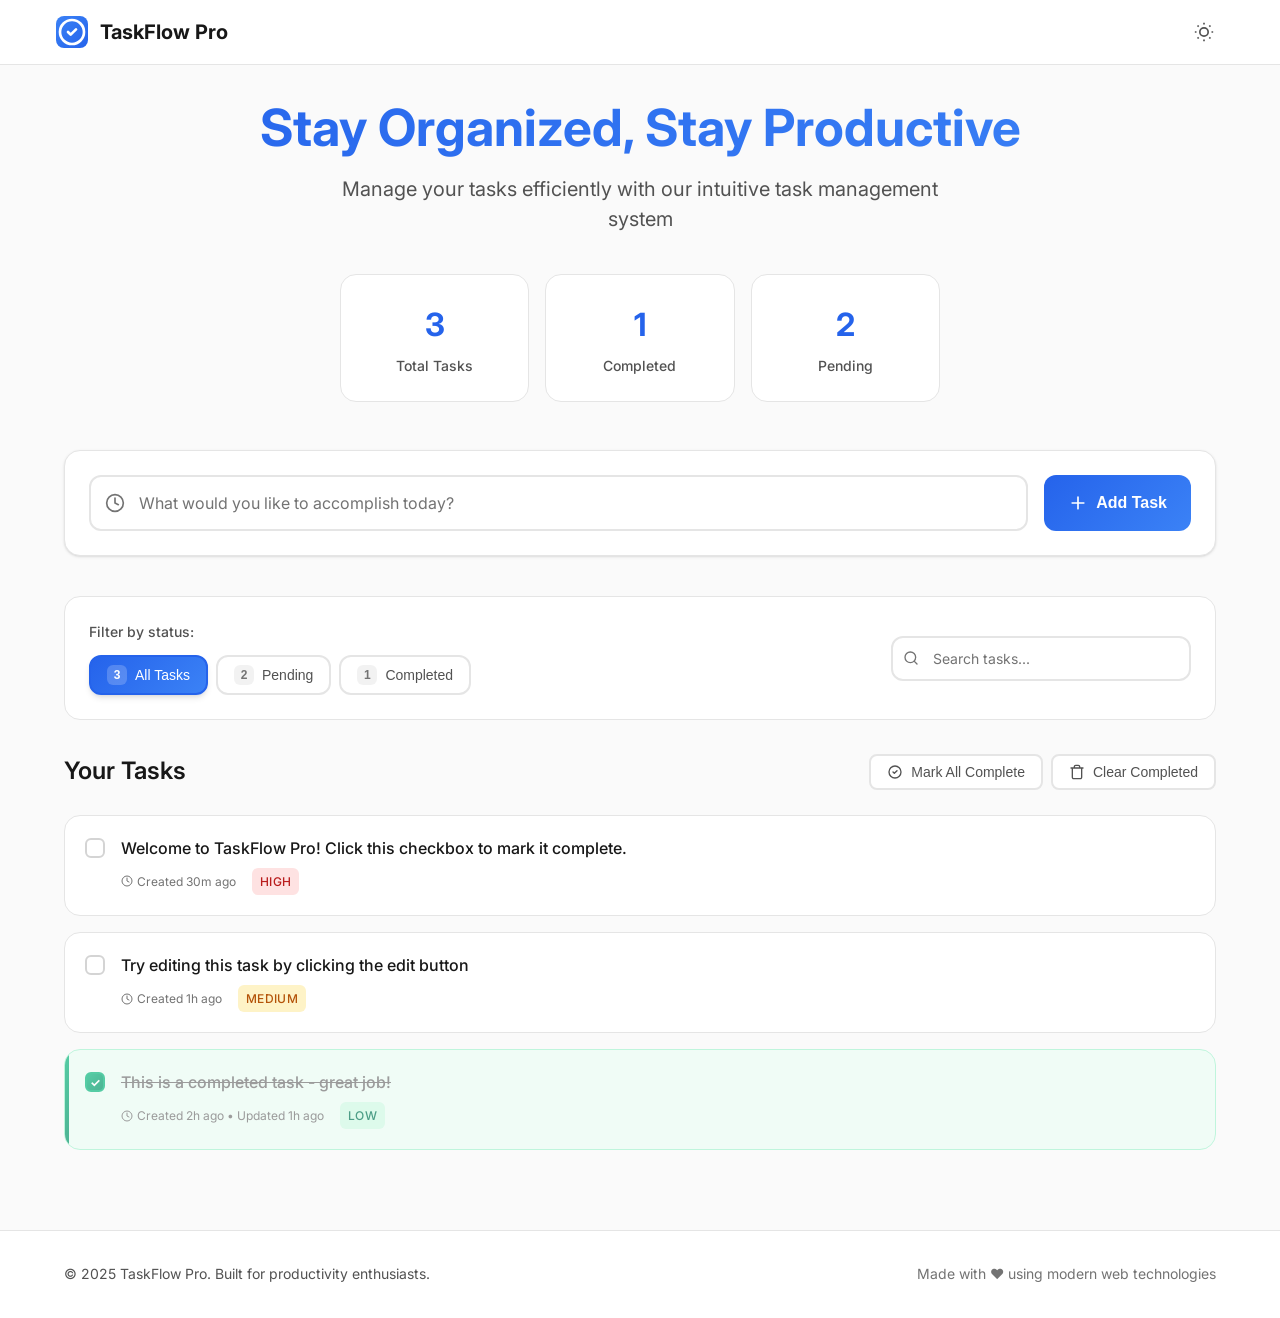
<file: index.html>
<!DOCTYPE html>
<html lang="en">
<head>
    <meta charset="UTF-8">
    <meta name="viewport" content="width=device-width, initial-scale=1.0">
    <title>TaskFlow Pro - Professional Task Management</title>
    <link rel="preconnect" href="https://fonts.googleapis.com">
    <link rel="preconnect" href="https://fonts.gstatic.com" crossorigin>
    <link href="https://fonts.googleapis.com/css2?family=Inter:wght@300;400;500;600;700&display=swap" rel="stylesheet">
    <link rel="stylesheet" href="style.css">
</head>
<body>
    <div id="app">
        <!-- Navigation Header -->
        <nav class="navbar">
            <div class="nav-container">
                <div class="nav-brand">
                    <div class="brand-icon">
                        <svg width="32" height="32" viewBox="0 0 24 24" fill="none" xmlns="http://www.w3.org/2000/svg">
                            <path d="M9 12L11 14L15 10M21 12C21 16.9706 16.9706 21 12 21C7.02944 21 3 16.9706 3 12C3 7.02944 7.02944 3 12 3C16.9706 3 21 7.02944 21 12Z" stroke="currentColor" stroke-width="2" stroke-linecap="round" stroke-linejoin="round"/>
                        </svg>
                    </div>
                    <span class="brand-text">TaskFlow Pro</span>
                </div>
                <div class="nav-actions">
                    <button class="nav-btn" id="themeToggle">
                        <svg class="theme-icon sun-icon" width="20" height="20" viewBox="0 0 24 24" fill="none" xmlns="http://www.w3.org/2000/svg">
                            <circle cx="12" cy="12" r="5" stroke="currentColor" stroke-width="2"/>
                            <path d="M12 1V3M12 21V23M4.22 4.22L5.64 5.64M18.36 18.36L19.78 19.78M1 12H3M21 12H23M4.22 19.78L5.64 18.36M18.36 5.64L19.78 4.22" stroke="currentColor" stroke-width="2"/>
                        </svg>
                        <svg class="theme-icon moon-icon" width="20" height="20" viewBox="0 0 24 24" fill="none" xmlns="http://www.w3.org/2000/svg">
                            <path d="M21 12.79A9 9 0 1 1 11.21 3 7 7 0 0 0 21 12.79Z" stroke="currentColor" stroke-width="2"/>
                        </svg>
                    </button>
                </div>
            </div>
        </nav>

        <!-- Main Content -->
        <main class="main-content">
            <div class="container">
                <!-- Hero Section -->
                <section class="hero-section">
                    <div class="hero-content">
                        <h1 class="hero-title">Stay Organized, Stay Productive</h1>
                        <p class="hero-subtitle">Manage your tasks efficiently with our intuitive task management system</p>
                    </div>
                    <div class="hero-stats">
                        <div class="stat-card">
                            <div class="stat-number" id="totalTasks">0</div>
                            <div class="stat-label">Total Tasks</div>
                        </div>
                        <div class="stat-card">
                            <div class="stat-number" id="completedTasks">0</div>
                            <div class="stat-label">Completed</div>
                        </div>
                        <div class="stat-card">
                            <div class="stat-number" id="pendingTasks">0</div>
                            <div class="stat-label">Pending</div>
                        </div>
                    </div>
                </section>

                <!-- Task Input Section -->
                <section class="task-input-section">
                    <div class="input-card">
                        <form id="taskForm" class="task-form">
                            <div class="input-group">
                                <div class="input-wrapper">
                                    <svg class="input-icon" width="20" height="20" viewBox="0 0 24 24" fill="none" xmlns="http://www.w3.org/2000/svg">
                                        <path d="M12 6V12L16 14" stroke="currentColor" stroke-width="2" stroke-linecap="round" stroke-linejoin="round"/>
                                        <circle cx="12" cy="12" r="10" stroke="currentColor" stroke-width="2"/>
                                    </svg>
                                    <input 
                                        type="text" 
                                        id="taskInput" 
                                        placeholder="What would you like to accomplish today?"
                                        class="task-input"
                                        required
                                    />
                                </div>
                                <button type="submit" class="add-btn">
                                    <svg width="20" height="20" viewBox="0 0 24 24" fill="none" xmlns="http://www.w3.org/2000/svg">
                                        <path d="M12 5V19M5 12H19" stroke="currentColor" stroke-width="2" stroke-linecap="round" stroke-linejoin="round"/>
                                    </svg>
                                    <span>Add Task</span>
                                </button>
                            </div>
                        </form>
                    </div>
                </section>

                <!-- Filters and Search -->
                <section class="controls-section">
                    <div class="controls-card">
                        <div class="filter-group">
                            <label class="filter-label">Filter by status:</label>
                            <div class="filter-buttons">
                                <button class="filter-btn active" data-filter="all">
                                    <span class="filter-count" id="allCount">0</span>
                                    All Tasks
                                </button>
                                <button class="filter-btn" data-filter="pending">
                                    <span class="filter-count" id="pendingCount">0</span>
                                    Pending
                                </button>
                                <button class="filter-btn" data-filter="completed">
                                    <span class="filter-count" id="completedCount">0</span>
                                    Completed
                                </button>
                            </div>
                        </div>
                        <div class="search-group">
                            <div class="search-wrapper">
                                <svg class="search-icon" width="16" height="16" viewBox="0 0 24 24" fill="none" xmlns="http://www.w3.org/2000/svg">
                                    <circle cx="11" cy="11" r="8" stroke="currentColor" stroke-width="2"/>
                                    <path d="M21 21L16.65 16.65" stroke="currentColor" stroke-width="2" stroke-linecap="round" stroke-linejoin="round"/>
                                </svg>
                                <input 
                                    type="text" 
                                    id="searchInput" 
                                    placeholder="Search tasks..."
                                    class="search-input"
                                />
                            </div>
                        </div>
                    </div>
                </section>

                <!-- Task List -->
                <section class="task-list-section">
                    <div class="task-list-header">
                        <h2 class="section-title">Your Tasks</h2>
                        <div class="bulk-actions">
                            <button class="bulk-btn" id="markAllComplete">
                                <svg width="16" height="16" viewBox="0 0 24 24" fill="none" xmlns="http://www.w3.org/2000/svg">
                                    <path d="M9 12L11 14L15 10M21 12C21 16.9706 16.9706 21 12 21C7.02944 21 3 16.9706 3 12C3 7.02944 7.02944 3 12 3C16.9706 3 21 7.02944 21 12Z" stroke="currentColor" stroke-width="2" stroke-linecap="round" stroke-linejoin="round"/>
                                </svg>
                                Mark All Complete
                            </button>
                            <button class="bulk-btn danger" id="clearCompleted">
                                <svg width="16" height="16" viewBox="0 0 24 24" fill="none" xmlns="http://www.w3.org/2000/svg">
                                    <path d="M3 6H5H21M8 6V4C8 3.46957 8.21071 2.96086 8.58579 2.58579C8.96086 2.21071 9.46957 2 10 2H14C14.5304 2 15.0391 2.21071 15.4142 2.58579C15.7893 2.96086 16 3.46957 16 4V6M19 6V20C19 20.5304 18.7893 21.0391 18.4142 21.4142C18.0391 21.7893 17.5304 22 17 22H7C6.46957 22 5.96086 21.7893 5.58579 21.4142C5.21071 21.0391 5 20.5304 5 20V6H19Z" stroke="currentColor" stroke-width="2" stroke-linecap="round" stroke-linejoin="round"/>
                                </svg>
                                Clear Completed
                            </button>
                        </div>
                    </div>
                    
                    <div class="task-list-container">
                        <ul id="taskList" class="task-list"></ul>
                        
                        <!-- Empty States -->
                        <div id="emptyState" class="empty-state">
                            <div class="empty-illustration">
                                <svg width="120" height="120" viewBox="0 0 24 24" fill="none" xmlns="http://www.w3.org/2000/svg">
                                    <path d="M14 2H6C5.46957 2 4.96086 2.21071 4.58579 2.58579C4.21071 2.96086 4 3.46957 4 4V20C4 20.5304 4.21071 21.0391 4.58579 21.4142C4.96086 21.7893 5.46957 22 6 22H18C18.5304 22 19.0391 21.7893 19.4142 21.4142C19.7893 21.0391 20 20.5304 20 20V8L14 2Z" stroke="currentColor" stroke-width="1.5" stroke-linecap="round" stroke-linejoin="round"/>
                                    <path d="M14 2V8H20M16 13H8M16 17H8M10 9H8" stroke="currentColor" stroke-width="1.5" stroke-linecap="round" stroke-linejoin="round"/>
                                </svg>
                            </div>
                            <h3 class="empty-title">No tasks yet</h3>
                            <p class="empty-description">Create your first task to get started on your productivity journey</p>
                            <button class="empty-cta" onclick="document.getElementById('taskInput').focus()">
                                <svg width="16" height="16" viewBox="0 0 24 24" fill="none" xmlns="http://www.w3.org/2000/svg">
                                    <path d="M12 5V19M5 12H19" stroke="currentColor" stroke-width="2" stroke-linecap="round" stroke-linejoin="round"/>
                                </svg>
                                Add Your First Task
                            </button>
                        </div>

                        <div id="noResultsState" class="empty-state" style="display: none;">
                            <div class="empty-illustration">
                                <svg width="120" height="120" viewBox="0 0 24 24" fill="none" xmlns="http://www.w3.org/2000/svg">
                                    <circle cx="11" cy="11" r="8" stroke="currentColor" stroke-width="1.5"/>
                                    <path d="M21 21L16.65 16.65" stroke="currentColor" stroke-width="1.5" stroke-linecap="round" stroke-linejoin="round"/>
                                    <path d="M8 11H14M11 8V14" stroke="currentColor" stroke-width="1.5" stroke-linecap="round" stroke-linejoin="round"/>
                                </svg>
                            </div>
                            <h3 class="empty-title">No matching tasks</h3>
                            <p class="empty-description">Try adjusting your search or filter criteria</p>
                        </div>
                    </div>
                </section>
            </div>
        </main>

        <!-- Footer -->
        <footer class="footer">
            <div class="container">
                <div class="footer-content">
                    <p class="footer-text">© 2025 TaskFlow Pro. Built for productivity enthusiasts.</p>
                    <div class="footer-links">
                        <span class="footer-link">Made with ❤️ using modern web technologies</span>
                    </div>
                </div>
            </div>
        </footer>
    </div>

    <!-- Loading Overlay -->
    <div id="loadingOverlay" class="loading-overlay">
        <div class="loading-spinner">
            <div class="spinner"></div>
            <p>Loading your tasks...</p>
        </div>
    </div>

    <script src="script.js"></script>
</body>
</html>
</file>
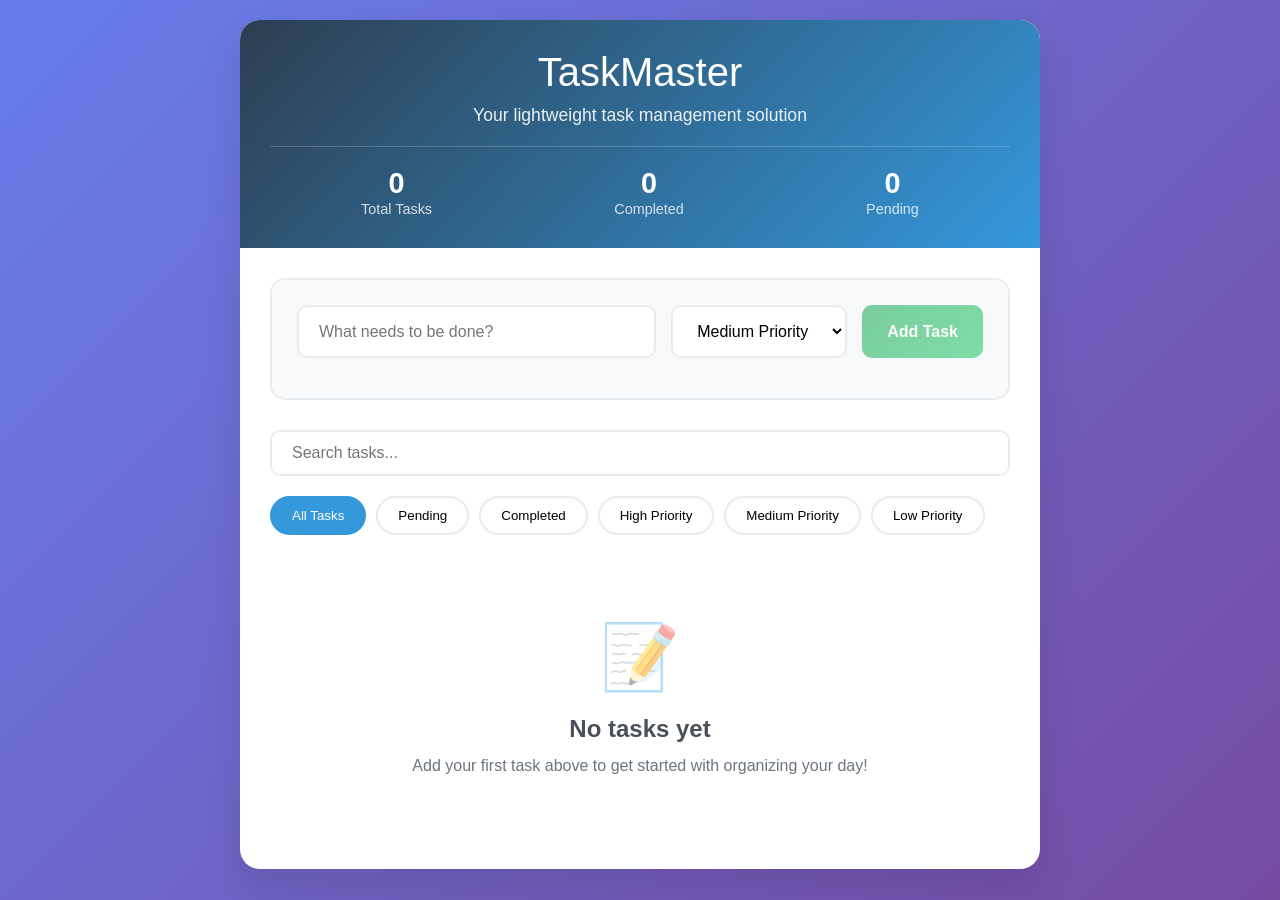
<file: todo.html>
<!DOCTYPE html>
<html lang="en">
<head>
    <meta charset="UTF-8">
    <meta name="viewport" content="width=device-width, initial-scale=1.0">
    <title>TaskMaster - To-Do List App</title>
    <style>
        * {
            margin: 0;
            padding: 0;
            box-sizing: border-box;
        }

        body {
            font-family: 'Segoe UI', Tahoma, Geneva, Verdana, sans-serif;
            background: linear-gradient(135deg, #667eea 0%, #764ba2 100%);
            min-height: 100vh;
            padding: 20px;
        }

        .container {
            max-width: 800px;
            margin: 0 auto;
            background: white;
            border-radius: 20px;
            box-shadow: 0 20px 40px rgba(0,0,0,0.1);
            overflow: hidden;
        }

        .header {
            background: linear-gradient(135deg, #2c3e50, #3498db);
            color: white;
            padding: 30px;
            text-align: center;
            position: relative;
        }

        .header h1 {
            font-size: 2.5rem;
            margin-bottom: 10px;
            font-weight: 300;
        }

        .header p {
            font-size: 1.1rem;
            opacity: 0.9;
        }

        .stats {
            display: flex;
            justify-content: space-around;
            margin-top: 20px;
            padding-top: 20px;
            border-top: 1px solid rgba(255,255,255,0.2);
        }

        .stat-item {
            text-align: center;
        }

        .stat-number {
            font-size: 1.8rem;
            font-weight: bold;
            display: block;
        }

        .stat-label {
            font-size: 0.9rem;
            opacity: 0.8;
        }

        .main-content {
            padding: 30px;
        }

        .task-input-section {
            background: #f8f9fa;
            padding: 25px;
            border-radius: 15px;
            margin-bottom: 30px;
            border: 2px solid #e9ecef;
        }

        .input-group {
            display: flex;
            gap: 15px;
            margin-bottom: 15px;
        }

        .task-input {
            flex: 1;
            padding: 15px 20px;
            border: 2px solid #e9ecef;
            border-radius: 10px;
            font-size: 1rem;
            transition: all 0.3s ease;
            background: white;
        }

        .task-input:focus {
            outline: none;
            border-color: #3498db;
            box-shadow: 0 0 0 3px rgba(52, 152, 219, 0.1);
        }

        .add-btn {
            padding: 15px 25px;
            background: linear-gradient(135deg, #27ae60, #2ecc71);
            color: white;
            border: none;
            border-radius: 10px;
            font-size: 1rem;
            font-weight: 600;
            cursor: pointer;
            transition: all 0.3s ease;
            white-space: nowrap;
        }

        .add-btn:hover {
            transform: translateY(-2px);
            box-shadow: 0 10px 20px rgba(39, 174, 96, 0.3);
        }

        .add-btn:disabled {
            opacity: 0.6;
            cursor: not-allowed;
            transform: none;
        }

        .priority-select {
            padding: 15px 20px;
            border: 2px solid #e9ecef;
            border-radius: 10px;
            font-size: 1rem;
            background: white;
            cursor: pointer;
        }

        .filters {
            display: flex;
            gap: 10px;
            margin-bottom: 25px;
            flex-wrap: wrap;
        }

        .filter-btn {
            padding: 10px 20px;
            border: 2px solid #e9ecef;
            background: white;
            border-radius: 25px;
            cursor: pointer;
            transition: all 0.3s ease;
            font-weight: 500;
        }

        .filter-btn.active {
            background: #3498db;
            color: white;
            border-color: #3498db;
        }

        .filter-btn:hover {
            border-color: #3498db;
            color: #3498db;
        }

        .filter-btn.active:hover {
            color: white;
        }

        .search-box {
            width: 100%;
            padding: 12px 20px;
            border: 2px solid #e9ecef;
            border-radius: 10px;
            font-size: 1rem;
            margin-bottom: 20px;
            background: white;
        }

        .search-box:focus {
            outline: none;
            border-color: #3498db;
            box-shadow: 0 0 0 3px rgba(52, 152, 219, 0.1);
        }

        .tasks-container {
            min-height: 200px;
        }

        .task-item {
            background: white;
            border: 2px solid #e9ecef;
            border-radius: 15px;
            padding: 20px;
            margin-bottom: 15px;
            transition: all 0.3s ease;
            position: relative;
            overflow: hidden;
        }

        .task-item:hover {
            transform: translateY(-2px);
            box-shadow: 0 10px 25px rgba(0,0,0,0.1);
        }

        .task-item.completed {
            opacity: 0.7;
            background: #f8f9fa;
        }

        .task-item.completed .task-text {
            text-decoration: line-through;
            color: #6c757d;
        }

        .task-header {
            display: flex;
            align-items: center;
            gap: 15px;
            margin-bottom: 10px;
        }

        .task-checkbox {
            width: 20px;
            height: 20px;
            border-radius: 50%;
            border: 2px solid #3498db;
            cursor: pointer;
            position: relative;
            transition: all 0.3s ease;
        }

        .task-checkbox.checked {
            background: #3498db;
        }

        .task-checkbox.checked::after {
            content: '✓';
            position: absolute;
            top: 50%;
            left: 50%;
            transform: translate(-50%, -50%);
            color: white;
            font-size: 12px;
            font-weight: bold;
        }

        .task-text {
            flex: 1;
            font-size: 1.1rem;
            line-height: 1.4;
            word-wrap: break-word;
        }

        .task-priority {
            padding: 4px 12px;
            border-radius: 20px;
            font-size: 0.8rem;
            font-weight: 600;
            text-transform: uppercase;
        }

        .priority-high {
            background: #fee;
            color: #e74c3c;
            border: 1px solid #e74c3c;
        }

        .priority-medium {
            background: #fff3cd;
            color: #f39c12;
            border: 1px solid #f39c12;
        }

        .priority-low {
            background: #d4edda;
            color: #27ae60;
            border: 1px solid #27ae60;
        }

        .task-meta {
            display: flex;
            justify-content: space-between;
            align-items: center;
            margin-top: 10px;
            font-size: 0.9rem;
            color: #6c757d;
        }

        .task-date {
            font-style: italic;
        }

        .task-actions {
            display: flex;
            gap: 10px;
        }

        .action-btn {
            padding: 6px 12px;
            border: none;
            border-radius: 6px;
            cursor: pointer;
            font-size: 0.85rem;
            font-weight: 500;
            transition: all 0.3s ease;
        }

        .edit-btn {
            background: #3498db;
            color: white;
        }

        .edit-btn:hover {
            background: #2980b9;
            transform: translateY(-1px);
        }

        .delete-btn {
            background: #e74c3c;
            color: white;
        }

        .delete-btn:hover {
            background: #c0392b;
            transform: translateY(-1px);
        }

        .empty-state {
            text-align: center;
            padding: 60px 20px;
            color: #6c757d;
        }

        .empty-state-icon {
            font-size: 4rem;
            margin-bottom: 20px;
            opacity: 0.5;
        }

        .empty-state h3 {
            font-size: 1.5rem;
            margin-bottom: 10px;
            color: #495057;
        }

        .empty-state p {
            font-size: 1rem;
            line-height: 1.6;
        }

        .edit-mode {
            background: #fff3cd !important;
            border-color: #f39c12 !important;
        }

        .edit-input {
            width: 100%;
            padding: 10px;
            border: 2px solid #f39c12;
            border-radius: 8px;
            font-size: 1rem;
            margin-bottom: 10px;
        }

        .edit-actions {
            display: flex;
            gap: 10px;
        }

        .save-btn {
            background: #27ae60;
            color: white;
        }

        .save-btn:hover {
            background: #219a52;
        }

        .cancel-btn {
            background: #6c757d;
            color: white;
        }

        .cancel-btn:hover {
            background: #5a6268;
        }

        .clear-all-btn {
            background: linear-gradient(135deg, #e74c3c, #c0392b);
            color: white;
            border: none;
            padding: 12px 25px;
            border-radius: 10px;
            font-weight: 600;
            cursor: pointer;
            transition: all 0.3s ease;
            margin-top: 20px;
        }

        .clear-all-btn:hover {
            transform: translateY(-2px);
            box-shadow: 0 10px 20px rgba(231, 76, 60, 0.3);
        }

        @media (max-width: 768px) {
            .container {
                margin: 10px;
                border-radius: 15px;
            }
            
            .header {
                padding: 20px;
            }
            
            .header h1 {
                font-size: 2rem;
            }
            
            .main-content {
                padding: 20px;
            }
            
            .input-group {
                flex-direction: column;
            }
            
            .stats {
                flex-direction: column;
                gap: 15px;
            }
            
            .filters {
                justify-content: center;
            }
            
            .task-header {
                flex-wrap: wrap;
            }
            
            .task-meta {
                flex-direction: column;
                align-items: flex-start;
                gap: 10px;
            }
        }

        @media (max-width: 480px) {
            body {
                padding: 10px;
            }
            
            .task-item {
                padding: 15px;
            }
            
            .task-actions {
                flex-direction: column;
            }
        }
    </style>
</head>
<body>
    <div class="container">
        <div class="header">
            <h1>TaskMaster</h1>
            <p>Your lightweight task management solution</p>
            
            <div class="stats">
                <div class="stat-item">
                    <span class="stat-number" id="totalTasks">0</span>
                    <span class="stat-label">Total Tasks</span>
                </div>
                <div class="stat-item">
                    <span class="stat-number" id="completedTasks">0</span>
                    <span class="stat-label">Completed</span>
                </div>
                <div class="stat-item">
                    <span class="stat-number" id="pendingTasks">0</span>
                    <span class="stat-label">Pending</span>
                </div>
            </div>
        </div>
        
        <div class="main-content">
            <div class="task-input-section">
                <div class="input-group">
                    <input type="text" class="task-input" id="taskInput" placeholder="What needs to be done?" maxlength="200">
                    <select class="priority-select" id="prioritySelect">
                        <option value="low">Low Priority</option>
                        <option value="medium" selected>Medium Priority</option>
                        <option value="high">High Priority</option>
                    </select>
                    <button class="add-btn" id="addBtn">Add Task</button>
                </div>
            </div>
            
            <input type="text" class="search-box" id="searchBox" placeholder="Search tasks...">
            
            <div class="filters">
                <button class="filter-btn active" data-filter="all">All Tasks</button>
                <button class="filter-btn" data-filter="pending">Pending</button>
                <button class="filter-btn" data-filter="completed">Completed</button>
                <button class="filter-btn" data-filter="high">High Priority</button>
                <button class="filter-btn" data-filter="medium">Medium Priority</button>
                <button class="filter-btn" data-filter="low">Low Priority</button>
            </div>
            
            <div class="tasks-container" id="tasksContainer">
                <div class="empty-state" id="emptyState">
                    <div class="empty-state-icon">📝</div>
                    <h3>No tasks yet</h3>
                    <p>Add your first task above to get started with organizing your day!</p>
                </div>
            </div>
            
            <button class="clear-all-btn" id="clearAllBtn" style="display: none;">Clear All Completed Tasks</button>
        </div>
    </div>

    <script>
        class TaskManager {
            constructor() {
                this.tasks = this.loadTasks();
                this.currentFilter = 'all';
                this.searchQuery = '';
                this.editingTaskId = null;
                
                this.initializeEventListeners();
                this.renderTasks();
                this.updateStats();
            }
            
            initializeEventListeners() {
                // Add task
                document.getElementById('addBtn').addEventListener('click', () => this.addTask());
                document.getElementById('taskInput').addEventListener('keypress', (e) => {
                    if (e.key === 'Enter') this.addTask();
                });
                
                // Search
                document.getElementById('searchBox').addEventListener('input', (e) => {
                    this.searchQuery = e.target.value.toLowerCase();
                    this.renderTasks();
                });
                
                // Filters
                document.querySelectorAll('.filter-btn').forEach(btn => {
                    btn.addEventListener('click', (e) => {
                        document.querySelectorAll('.filter-btn').forEach(b => b.classList.remove('active'));
                        e.target.classList.add('active');
                        this.currentFilter = e.target.dataset.filter;
                        this.renderTasks();
                    });
                });
                
                // Clear completed tasks
                document.getElementById('clearAllBtn').addEventListener('click', () => this.clearCompletedTasks());
                
                // Input validation
                document.getElementById('taskInput').addEventListener('input', (e) => {
                    const addBtn = document.getElementById('addBtn');
                    addBtn.disabled = e.target.value.trim().length === 0;
                });
            }
            
            addTask() {
                const taskInput = document.getElementById('taskInput');
                const prioritySelect = document.getElementById('prioritySelect');
                const taskText = taskInput.value.trim();
                
                if (!taskText) {
                    this.showNotification('Please enter a task!', 'error');
                    return;
                }
                
                const task = {
                    id: Date.now().toString(),
                    text: taskText,
                    completed: false,
                    priority: prioritySelect.value,
                    createdAt: new Date().toISOString(),
                    completedAt: null
                };
                
                this.tasks.unshift(task);
                this.saveTasks();
                this.renderTasks();
                this.updateStats();
                
                taskInput.value = '';
                document.getElementById('addBtn').disabled = true;
                this.showNotification('Task added successfully!', 'success');
            }
            
            toggleTask(taskId) {
                const task = this.tasks.find(t => t.id === taskId);
                if (task) {
                    task.completed = !task.completed;
                    task.completedAt = task.completed ? new Date().toISOString() : null;
                    this.saveTasks();
                    this.renderTasks();
                    this.updateStats();
                    
                    const message = task.completed ? 'Task completed! 🎉' : 'Task marked as pending';
                    this.showNotification(message, 'success');
                }
            }
            
            deleteTask(taskId) {
                if (confirm('Are you sure you want to delete this task?')) {
                    this.tasks = this.tasks.filter(t => t.id !== taskId);
                    this.saveTasks();
                    this.renderTasks();
                    this.updateStats();
                    this.showNotification('Task deleted successfully!', 'success');
                }
            }
            
            editTask(taskId) {
                this.editingTaskId = taskId;
                this.renderTasks();
            }
            
            saveEdit(taskId, newText) {
                const task = this.tasks.find(t => t.id === taskId);
                if (task && newText.trim()) {
                    task.text = newText.trim();
                    this.editingTaskId = null;
                    this.saveTasks();
                    this.renderTasks();
                    this.showNotification('Task updated successfully!', 'success');
                } else {
                    this.showNotification('Please enter valid task text!', 'error');
                }
            }
            
            cancelEdit() {
                this.editingTaskId = null;
                this.renderTasks();
            }
            
            clearCompletedTasks() {
                const completedCount = this.tasks.filter(t => t.completed).length;
                if (completedCount === 0) {
                    this.showNotification('No completed tasks to clear!', 'info');
                    return;
                }
                
                if (confirm(`Are you sure you want to delete ${completedCount} completed task(s)?`)) {
                    this.tasks = this.tasks.filter(t => !t.completed);
                    this.saveTasks();
                    this.renderTasks();
                    this.updateStats();
                    this.showNotification(`${completedCount} completed task(s) cleared!`, 'success');
                }
            }
            
            filterTasks() {
                let filteredTasks = this.tasks;
                
                // Apply search filter
                if (this.searchQuery) {
                    filteredTasks = filteredTasks.filter(task => 
                        task.text.toLowerCase().includes(this.searchQuery)
                    );
                }
                
                // Apply status/priority filter
                switch (this.currentFilter) {
                    case 'completed':
                        filteredTasks = filteredTasks.filter(task => task.completed);
                        break;
                    case 'pending':
                        filteredTasks = filteredTasks.filter(task => !task.completed);
                        break;
                    case 'high':
                    case 'medium':
                    case 'low':
                        filteredTasks = filteredTasks.filter(task => task.priority === this.currentFilter);
                        break;
                }
                
                return filteredTasks;
            }
            
            renderTasks() {
                const container = document.getElementById('tasksContainer');
                const emptyState = document.getElementById('emptyState');
                const clearBtn = document.getElementById('clearAllBtn');
                
                const filteredTasks = this.filterTasks();
                
                if (filteredTasks.length === 0) {
                    if (this.tasks.length === 0) {
                        emptyState.style.display = 'block';
                        emptyState.innerHTML = `
                            <div class="empty-state-icon">📝</div>
                            <h3>No tasks yet</h3>
                            <p>Add your first task above to get started with organizing your day!</p>
                        `;
                    } else {
                        emptyState.style.display = 'block';
                        emptyState.innerHTML = `
                            <div class="empty-state-icon">🔍</div>
                            <h3>No tasks found</h3>
                            <p>Try adjusting your search or filter criteria.</p>
                        `;
                    }
                    container.innerHTML = '';
                    container.appendChild(emptyState);
                } else {
                    emptyState.style.display = 'none';
                    container.innerHTML = filteredTasks.map(task => this.createTaskHTML(task)).join('');
                }
                
                // Show/hide clear completed button
                const hasCompletedTasks = this.tasks.some(t => t.completed);
                clearBtn.style.display = hasCompletedTasks ? 'block' : 'none';
            }
            
            createTaskHTML(task) {
                const isEditing = this.editingTaskId === task.id;
                const createdDate = new Date(task.createdAt).toLocaleDateString();
                const createdTime = new Date(task.createdAt).toLocaleTimeString([], {hour: '2-digit', minute:'2-digit'});
                
                if (isEditing) {
                    return `
                        <div class="task-item edit-mode">
                            <input type="text" class="edit-input" value="${task.text}" id="editInput-${task.id}" maxlength="200">
                            <div class="edit-actions">
                                <button class="action-btn save-btn" onclick="taskManager.saveEdit('${task.id}', document.getElementById('editInput-${task.id}').value)">Save</button>
                                <button class="action-btn cancel-btn" onclick="taskManager.cancelEdit()">Cancel</button>
                            </div>
                        </div>
                    `;
                }
                
                return `
                    <div class="task-item ${task.completed ? 'completed' : ''}">
                        <div class="task-header">
                            <div class="task-checkbox ${task.completed ? 'checked' : ''}" onclick="taskManager.toggleTask('${task.id}')"></div>
                            <div class="task-text">${task.text}</div>
                            <div class="task-priority priority-${task.priority}">${task.priority}</div>
                        </div>
                        <div class="task-meta">
                            <div class="task-date">
                                Created: ${createdDate} at ${createdTime}
                                ${task.completedAt ? `<br>Completed: ${new Date(task.completedAt).toLocaleDateString()} at ${new Date(task.completedAt).toLocaleTimeString([], {hour: '2-digit', minute:'2-digit'})}` : ''}
                            </div>
                            <div class="task-actions">
                                <button class="action-btn edit-btn" onclick="taskManager.editTask('${task.id}')">Edit</button>
                                <button class="action-btn delete-btn" onclick="taskManager.deleteTask('${task.id}')">Delete</button>
                            </div>
                        </div>
                    </div>
                `;
            }
            
            updateStats() {
                const total = this.tasks.length;
                const completed = this.tasks.filter(t => t.completed).length;
                const pending = total - completed;
                
                document.getElementById('totalTasks').textContent = total;
                document.getElementById('completedTasks').textContent = completed;
                document.getElementById('pendingTasks').textContent = pending;
            }
            
            saveTasks() {
                localStorage.setItem('taskmaster-tasks', JSON.stringify(this.tasks));
            }
            
            loadTasks() {
                const saved = localStorage.getItem('taskmaster-tasks');
                return saved ? JSON.parse(saved) : [];
            }
            
            showNotification(message, type = 'info') {
                // Create notification element
                const notification = document.createElement('div');
                notification.style.cssText = `
                    position: fixed;
                    top: 20px;
                    right: 20px;
                    padding: 15px 20px;
                    border-radius: 8px;
                    color: white;
                    font-weight: 500;
                    z-index: 1000;
                    transform: translateX(100%);
                    transition: transform 0.3s ease;
                    max-width: 300px;
                    word-wrap: break-word;
                `;
                
                // Set background color based on type
                const colors = {
                    success: '#27ae60',
                    error: '#e74c3c',
                    info: '#3498db'
                };
                notification.style.backgroundColor = colors[type] || colors.info;
                notification.textContent = message;
                
                document.body.appendChild(notification);
                
                // Animate in
                setTimeout(() => {
                    notification.style.transform = 'translateX(0)';
                }, 100);
                
                // Remove after 3 seconds
                setTimeout(() => {
                    notification.style.transform = 'translateX(100%)';
                    setTimeout(() => {
                        document.body.removeChild(notification);
                    }, 300);
                }, 3000);
            }
        }
        
        // Initialize the app
        const taskManager = new TaskManager();
        
        // Initialize disabled state for add button
        document.getElementById('addBtn').disabled = true;
    </script>
</body>
</html>
</file>
<file: style.css>
/* Import Google Fonts */
@import url('https://fonts.googleapis.com/css2?family=Inter:wght@300;400;500;600;700&display=swap');

:root {
  /* Typography */
  --font-family: 'Inter', -apple-system, BlinkMacSystemFont, 'Segoe UI', Roboto, sans-serif;
  
  /* Spacing System (8px base) */
  --space-1: 0.25rem;   /* 4px */
  --space-2: 0.5rem;    /* 8px */
  --space-3: 0.75rem;   /* 12px */
  --space-4: 1rem;      /* 16px */
  --space-5: 1.25rem;   /* 20px */
  --space-6: 1.5rem;    /* 24px */
  --space-8: 2rem;      /* 32px */
  --space-10: 2.5rem;   /* 40px */
  --space-12: 3rem;     /* 48px */
  --space-16: 4rem;     /* 64px */
  --space-20: 5rem;     /* 80px */

  /* Color System - Light Theme */
  --primary-50: #eff6ff;
  --primary-100: #dbeafe;
  --primary-200: #bfdbfe;
  --primary-300: #93c5fd;
  --primary-400: #60a5fa;
  --primary-500: #3b82f6;
  --primary-600: #2563eb;
  --primary-700: #1d4ed8;
  --primary-800: #1e40af;
  --primary-900: #1e3a8a;

  --success-50: #ecfdf5;
  --success-100: #d1fae5;
  --success-200: #a7f3d0;
  --success-300: #6ee7b7;
  --success-400: #34d399;
  --success-500: #10b981;
  --success-600: #059669;
  --success-700: #047857;
  --success-800: #065f46;
  --success-900: #064e3b;

  --warning-50: #fffbeb;
  --warning-100: #fef3c7;
  --warning-200: #fde68a;
  --warning-300: #fcd34d;
  --warning-400: #fbbf24;
  --warning-500: #f59e0b;
  --warning-600: #d97706;
  --warning-700: #b45309;
  --warning-800: #92400e;
  --warning-900: #78350f;

  --error-50: #fef2f2;
  --error-100: #fee2e2;
  --error-200: #fecaca;
  --error-300: #fca5a5;
  --error-400: #f87171;
  --error-500: #ef4444;
  --error-600: #dc2626;
  --error-700: #b91c1c;
  --error-800: #991b1b;
  --error-900: #7f1d1d;

  --neutral-50: #fafafa;
  --neutral-100: #f5f5f5;
  --neutral-200: #e5e5e5;
  --neutral-300: #d4d4d4;
  --neutral-400: #a3a3a3;
  --neutral-500: #737373;
  --neutral-600: #525252;
  --neutral-700: #404040;
  --neutral-800: #262626;
  --neutral-900: #171717;

  /* Semantic Colors - Light Theme */
  --bg-primary: #ffffff;
  --bg-secondary: var(--neutral-50);
  --bg-tertiary: var(--neutral-100);
  --text-primary: var(--neutral-900);
  --text-secondary: var(--neutral-600);
  --text-tertiary: var(--neutral-500);
  --border-primary: var(--neutral-200);
  --border-secondary: var(--neutral-300);
  --surface-elevated: #ffffff;
  --surface-overlay: rgba(0, 0, 0, 0.05);

  /* Shadows */
  --shadow-xs: 0 1px 2px 0 rgba(0, 0, 0, 0.05);
  --shadow-sm: 0 1px 3px 0 rgba(0, 0, 0, 0.1), 0 1px 2px -1px rgba(0, 0, 0, 0.1);
  --shadow-md: 0 4px 6px -1px rgba(0, 0, 0, 0.1), 0 2px 4px -2px rgba(0, 0, 0, 0.1);
  --shadow-lg: 0 10px 15px -3px rgba(0, 0, 0, 0.1), 0 4px 6px -4px rgba(0, 0, 0, 0.1);
  --shadow-xl: 0 20px 25px -5px rgba(0, 0, 0, 0.1), 0 8px 10px -6px rgba(0, 0, 0, 0.1);

  /* Border Radius */
  --radius-sm: 0.375rem;
  --radius-md: 0.5rem;
  --radius-lg: 0.75rem;
  --radius-xl: 1rem;
  --radius-2xl: 1.5rem;

  /* Transitions */
  --transition-fast: 150ms ease;
  --transition-normal: 250ms ease;
  --transition-slow: 350ms ease;

  /* Z-index */
  --z-dropdown: 1000;
  --z-sticky: 1020;
  --z-fixed: 1030;
  --z-modal: 1040;
  --z-popover: 1050;
  --z-tooltip: 1060;
}

/* Dark Theme */
[data-theme="dark"] {
  --bg-primary: var(--neutral-900);
  --bg-secondary: var(--neutral-800);
  --bg-tertiary: var(--neutral-700);
  --text-primary: var(--neutral-100);
  --text-secondary: var(--neutral-400);
  --text-tertiary: var(--neutral-500);
  --border-primary: var(--neutral-700);
  --border-secondary: var(--neutral-600);
  --surface-elevated: var(--neutral-800);
  --surface-overlay: rgba(255, 255, 255, 0.05);

  --shadow-xs: 0 1px 2px 0 rgba(0, 0, 0, 0.3);
  --shadow-sm: 0 1px 3px 0 rgba(0, 0, 0, 0.4), 0 1px 2px -1px rgba(0, 0, 0, 0.4);
  --shadow-md: 0 4px 6px -1px rgba(0, 0, 0, 0.4), 0 2px 4px -2px rgba(0, 0, 0, 0.4);
  --shadow-lg: 0 10px 15px -3px rgba(0, 0, 0, 0.4), 0 4px 6px -4px rgba(0, 0, 0, 0.4);
  --shadow-xl: 0 20px 25px -5px rgba(0, 0, 0, 0.4), 0 8px 10px -6px rgba(0, 0, 0, 0.4);
}

/* Auto Dark Mode */
@media (prefers-color-scheme: dark) {
  :root:not([data-theme]) {
    --bg-primary: var(--neutral-900);
    --bg-secondary: var(--neutral-800);
    --bg-tertiary: var(--neutral-700);
    --text-primary: var(--neutral-100);
    --text-secondary: var(--neutral-400);
    --text-tertiary: var(--neutral-500);
    --border-primary: var(--neutral-700);
    --border-secondary: var(--neutral-600);
    --surface-elevated: var(--neutral-800);
    --surface-overlay: rgba(255, 255, 255, 0.05);

    --shadow-xs: 0 1px 2px 0 rgba(0, 0, 0, 0.3);
    --shadow-sm: 0 1px 3px 0 rgba(0, 0, 0, 0.4), 0 1px 2px -1px rgba(0, 0, 0, 0.4);
    --shadow-md: 0 4px 6px -1px rgba(0, 0, 0, 0.4), 0 2px 4px -2px rgba(0, 0, 0, 0.4);
    --shadow-lg: 0 10px 15px -3px rgba(0, 0, 0, 0.4), 0 4px 6px -4px rgba(0, 0, 0, 0.4);
    --shadow-xl: 0 20px 25px -5px rgba(0, 0, 0, 0.4), 0 8px 10px -6px rgba(0, 0, 0, 0.4);
  }
}

/* Reset and Base Styles */
*,
*::before,
*::after {
  box-sizing: border-box;
  margin: 0;
  padding: 0;
}

html {
  font-size: 16px;
  scroll-behavior: smooth;
}

body {
  font-family: var(--font-family);
  font-size: 1rem;
  line-height: 1.6;
  color: var(--text-primary);
  background-color: var(--bg-secondary);
  -webkit-font-smoothing: antialiased;
  -moz-osx-font-smoothing: grayscale;
  min-height: 100vh;
  display: flex;
  flex-direction: column;
}

/* Container */
.container {
  max-width: 1200px;
  margin: 0 auto;
  padding: 0 var(--space-4);
}

@media (min-width: 768px) {
  .container {
    padding: 0 var(--space-6);
  }
}

/* Navigation */
.navbar {
  background-color: var(--surface-elevated);
  border-bottom: 1px solid var(--border-primary);
  position: sticky;
  top: 0;
  z-index: var(--z-sticky);
  backdrop-filter: blur(8px);
}

.nav-container {
  display: flex;
  align-items: center;
  justify-content: space-between;
  height: 4rem;
  max-width: 1200px;
  margin: 0 auto;
  padding: 0 var(--space-4);
}

.nav-brand {
  display: flex;
  align-items: center;
  gap: var(--space-3);
  font-weight: 600;
  color: var(--text-primary);
}

.brand-icon {
  display: flex;
  align-items: center;
  justify-content: center;
  width: 2rem;
  height: 2rem;
  background: linear-gradient(135deg, var(--primary-500), var(--primary-600));
  border-radius: var(--radius-md);
  color: white;
}

.brand-text {
  font-size: 1.25rem;
  font-weight: 700;
}

.nav-actions {
  display: flex;
  align-items: center;
  gap: var(--space-2);
}

.nav-btn {
  display: flex;
  align-items: center;
  justify-content: center;
  width: 2.5rem;
  height: 2.5rem;
  border: none;
  background-color: transparent;
  color: var(--text-secondary);
  border-radius: var(--radius-md);
  cursor: pointer;
  transition: all var(--transition-fast);
}

.nav-btn:hover {
  background-color: var(--surface-overlay);
  color: var(--text-primary);
}

.theme-icon {
  transition: all var(--transition-fast);
}

[data-theme="dark"] .sun-icon,
:root:not([data-theme]) .sun-icon {
  display: none;
}

@media (prefers-color-scheme: dark) {
  :root:not([data-theme]) .sun-icon {
    display: block;
  }
  :root:not([data-theme]) .moon-icon {
    display: none;
  }
}

[data-theme="dark"] .moon-icon {
  display: block;
}

[data-theme="light"] .sun-icon {
  display: block;
}

[data-theme="light"] .moon-icon {
  display: none;
}

/* Main Content */
.main-content {
  flex: 1;
  padding: var(--space-8) 0;
}

/* Hero Section */
.hero-section {
  text-align: center;
  margin-bottom: var(--space-12);
}

.hero-content {
  margin-bottom: var(--space-10);
}

.hero-title {
  font-size: clamp(2rem, 4vw, 3.5rem);
  font-weight: 700;
  line-height: 1.2;
  color: var(--text-primary);
  margin-bottom: var(--space-4);
  background: linear-gradient(135deg, var(--primary-600), var(--primary-500));
  -webkit-background-clip: text;
  -webkit-text-fill-color: transparent;
  background-clip: text;
}

.hero-subtitle {
  font-size: 1.25rem;
  color: var(--text-secondary);
  max-width: 600px;
  margin: 0 auto;
  line-height: 1.5;
}

.hero-stats {
  display: grid;
  grid-template-columns: repeat(auto-fit, minmax(150px, 1fr));
  gap: var(--space-4);
  max-width: 600px;
  margin: 0 auto;
}

.stat-card {
  background-color: var(--surface-elevated);
  border: 1px solid var(--border-primary);
  border-radius: var(--radius-xl);
  padding: var(--space-6);
  text-align: center;
  transition: all var(--transition-normal);
}

.stat-card:hover {
  transform: translateY(-2px);
  box-shadow: var(--shadow-lg);
}

.stat-number {
  font-size: 2rem;
  font-weight: 700;
  color: var(--primary-600);
  margin-bottom: var(--space-1);
}

.stat-label {
  font-size: 0.875rem;
  color: var(--text-secondary);
  font-weight: 500;
}

/* Task Input Section */
.task-input-section {
  margin-bottom: var(--space-10);
}

.input-card {
  background-color: var(--surface-elevated);
  border: 1px solid var(--border-primary);
  border-radius: var(--radius-xl);
  padding: var(--space-6);
  box-shadow: var(--shadow-sm);
}

.input-group {
  display: flex;
  gap: var(--space-4);
  align-items: stretch;
}

.input-wrapper {
  position: relative;
  flex: 1;
}

.input-icon {
  position: absolute;
  left: var(--space-4);
  top: 50%;
  transform: translateY(-50%);
  color: var(--text-tertiary);
  pointer-events: none;
}

.task-input {
  width: 100%;
  padding: var(--space-4) var(--space-4) var(--space-4) var(--space-12);
  border: 2px solid var(--border-primary);
  border-radius: var(--radius-lg);
  font-size: 1rem;
  background-color: var(--bg-primary);
  color: var(--text-primary);
  transition: all var(--transition-fast);
  font-family: inherit;
}

.task-input:focus {
  outline: none;
  border-color: var(--primary-500);
  box-shadow: 0 0 0 3px rgba(59, 130, 246, 0.1);
}

.task-input::placeholder {
  color: var(--text-tertiary);
}

.add-btn {
  display: flex;
  align-items: center;
  gap: var(--space-2);
  padding: var(--space-4) var(--space-6);
  background: linear-gradient(135deg, var(--primary-600), var(--primary-500));
  color: white;
  border: none;
  border-radius: var(--radius-lg);
  font-weight: 600;
  cursor: pointer;
  transition: all var(--transition-fast);
  font-size: 1rem;
  white-space: nowrap;
}

.add-btn:hover {
  transform: translateY(-1px);
  box-shadow: var(--shadow-lg);
  background: linear-gradient(135deg, var(--primary-700), var(--primary-600));
}

.add-btn:active {
  transform: translateY(0);
}

/* Controls Section */
.controls-section {
  margin-bottom: var(--space-8);
}

.controls-card {
  background-color: var(--surface-elevated);
  border: 1px solid var(--border-primary);
  border-radius: var(--radius-xl);
  padding: var(--space-6);
  display: flex;
  flex-wrap: wrap;
  gap: var(--space-6);
  align-items: center;
  justify-content: space-between;
}

.filter-group {
  display: flex;
  flex-direction: column;
  gap: var(--space-3);
}

.filter-label {
  font-size: 0.875rem;
  font-weight: 500;
  color: var(--text-secondary);
}

.filter-buttons {
  display: flex;
  gap: var(--space-2);
  flex-wrap: wrap;
}

.filter-btn {
  display: flex;
  align-items: center;
  gap: var(--space-2);
  padding: var(--space-2) var(--space-4);
  border: 2px solid var(--border-primary);
  background-color: var(--bg-primary);
  color: var(--text-secondary);
  border-radius: var(--radius-lg);
  cursor: pointer;
  transition: all var(--transition-fast);
  font-weight: 500;
  font-size: 0.875rem;
}

.filter-btn:hover {
  border-color: var(--primary-500);
  color: var(--primary-600);
  transform: translateY(-1px);
}

.filter-btn.active {
  background: linear-gradient(135deg, var(--primary-600), var(--primary-500));
  border-color: var(--primary-600);
  color: white;
  box-shadow: var(--shadow-md);
}

.filter-count {
  display: inline-flex;
  align-items: center;
  justify-content: center;
  min-width: 1.25rem;
  height: 1.25rem;
  background-color: rgba(255, 255, 255, 0.2);
  border-radius: var(--radius-sm);
  font-size: 0.75rem;
  font-weight: 600;
}

.filter-btn:not(.active) .filter-count {
  background-color: var(--surface-overlay);
  color: var(--text-tertiary);
}

.search-group {
  flex: 1;
  max-width: 300px;
}

.search-wrapper {
  position: relative;
}

.search-icon {
  position: absolute;
  left: var(--space-3);
  top: 50%;
  transform: translateY(-50%);
  color: var(--text-tertiary);
  pointer-events: none;
}

.search-input {
  width: 100%;
  padding: var(--space-3) var(--space-3) var(--space-3) var(--space-10);
  border: 2px solid var(--border-primary);
  border-radius: var(--radius-lg);
  font-size: 0.875rem;
  background-color: var(--bg-primary);
  color: var(--text-primary);
  transition: all var(--transition-fast);
  font-family: inherit;
}

.search-input:focus {
  outline: none;
  border-color: var(--primary-500);
  box-shadow: 0 0 0 3px rgba(59, 130, 246, 0.1);
}

.search-input::placeholder {
  color: var(--text-tertiary);
}

/* Task List Section */
.task-list-section {
  margin-bottom: var(--space-12);
}

.task-list-header {
  display: flex;
  align-items: center;
  justify-content: space-between;
  margin-bottom: var(--space-6);
  flex-wrap: wrap;
  gap: var(--space-4);
}

.section-title {
  font-size: 1.5rem;
  font-weight: 600;
  color: var(--text-primary);
}

.bulk-actions {
  display: flex;
  gap: var(--space-2);
  flex-wrap: wrap;
}

.bulk-btn {
  display: flex;
  align-items: center;
  gap: var(--space-2);
  padding: var(--space-2) var(--space-4);
  border: 2px solid var(--border-primary);
  background-color: var(--bg-primary);
  color: var(--text-secondary);
  border-radius: var(--radius-md);
  cursor: pointer;
  transition: all var(--transition-fast);
  font-weight: 500;
  font-size: 0.875rem;
}

.bulk-btn:hover {
  border-color: var(--success-500);
  color: var(--success-600);
  transform: translateY(-1px);
}

.bulk-btn.danger:hover {
  border-color: var(--error-500);
  color: var(--error-600);
}

/* Task List */
.task-list-container {
  position: relative;
}

.task-list {
  list-style: none;
  display: flex;
  flex-direction: column;
  gap: var(--space-4);
}

.task-item {
  display: flex;
  align-items: flex-start;
  gap: var(--space-4);
  padding: var(--space-5);
  background-color: var(--surface-elevated);
  border: 1px solid var(--border-primary);
  border-radius: var(--radius-xl);
  transition: all var(--transition-normal);
  animation: slideIn 0.3s ease;
  position: relative;
  overflow: hidden;
}

.task-item::before {
  content: '';
  position: absolute;
  top: 0;
  left: 0;
  width: 4px;
  height: 100%;
  background: linear-gradient(135deg, var(--primary-500), var(--primary-600));
  opacity: 0;
  transition: opacity var(--transition-fast);
}

.task-item:hover {
  transform: translateY(-2px);
  box-shadow: var(--shadow-lg);
  border-color: var(--primary-200);
}

.task-item:hover::before {
  opacity: 1;
}

.task-item.completed {
  opacity: 0.7;
  background-color: var(--success-50);
  border-color: var(--success-200);
}

[data-theme="dark"] .task-item.completed {
  background-color: rgba(16, 185, 129, 0.1);
  border-color: var(--success-800);
}

.task-item.completed::before {
  background: linear-gradient(135deg, var(--success-500), var(--success-600));
  opacity: 1;
}

.task-item.completed .task-text {
  text-decoration: line-through;
  color: var(--text-tertiary);
}

.task-checkbox {
  width: 1.25rem;
  height: 1.25rem;
  border: 2px solid var(--border-secondary);
  border-radius: var(--radius-sm);
  cursor: pointer;
  transition: all var(--transition-fast);
  position: relative;
  flex-shrink: 0;
  margin-top: 0.125rem;
  display: flex;
  align-items: center;
  justify-content: center;
}

.task-checkbox:hover {
  border-color: var(--success-500);
  transform: scale(1.1);
}

.task-checkbox.checked {
  background: linear-gradient(135deg, var(--success-500), var(--success-600));
  border-color: var(--success-500);
}

.task-checkbox.checked::after {
  content: '✓';
  color: white;
  font-size: 0.75rem;
  font-weight: bold;
}

.task-content {
  flex: 1;
  min-width: 0;
}

.task-text {
  font-size: 1rem;
  color: var(--text-primary);
  word-break: break-word;
  margin-bottom: var(--space-2);
  line-height: 1.5;
  font-weight: 500;
}

.task-meta {
  display: flex;
  align-items: center;
  gap: var(--space-4);
  font-size: 0.75rem;
  color: var(--text-tertiary);
}

.task-date {
  display: flex;
  align-items: center;
  gap: var(--space-1);
}

.task-priority {
  display: flex;
  align-items: center;
  gap: var(--space-1);
  padding: var(--space-1) var(--space-2);
  border-radius: var(--radius-sm);
  font-weight: 500;
  text-transform: uppercase;
  letter-spacing: 0.025em;
}

.task-priority.high {
  background-color: var(--error-100);
  color: var(--error-700);
}

.task-priority.medium {
  background-color: var(--warning-100);
  color: var(--warning-700);
}

.task-priority.low {
  background-color: var(--success-100);
  color: var(--success-700);
}

.task-actions {
  display: flex;
  gap: var(--space-2);
  opacity: 0;
  transition: opacity var(--transition-fast);
}

.task-item:hover .task-actions {
  opacity: 1;
}

.task-btn {
  display: flex;
  align-items: center;
  justify-content: center;
  width: 2rem;
  height: 2rem;
  border: none;
  border-radius: var(--radius-md);
  cursor: pointer;
  transition: all var(--transition-fast);
  font-size: 0.75rem;
}

.edit-btn {
  background-color: var(--warning-100);
  color: var(--warning-600);
}

.edit-btn:hover {
  background-color: var(--warning-600);
  color: white;
  transform: scale(1.1);
}

.delete-btn {
  background-color: var(--error-100);
  color: var(--error-600);
}

.delete-btn:hover {
  background-color: var(--error-600);
  color: white;
  transform: scale(1.1);
}

/* Edit Mode */
.task-item.editing {
  border-color: var(--primary-500);
  box-shadow: 0 0 0 3px rgba(59, 130, 246, 0.1);
}

.task-item.editing .task-text {
  display: none;
}

.task-edit-input {
  display: none;
  width: 100%;
  padding: var(--space-2) var(--space-3);
  border: 2px solid var(--primary-500);
  border-radius: var(--radius-md);
  font-size: 1rem;
  background-color: var(--bg-primary);
  color: var(--text-primary);
  margin-bottom: var(--space-2);
  font-family: inherit;
  font-weight: 500;
}

.task-item.editing .task-edit-input {
  display: block;
}

.task-edit-actions {
  display: none;
  gap: var(--space-2);
}

.task-item.editing .task-edit-actions {
  display: flex;
}

.task-item.editing .task-actions {
  display: none;
}

.save-btn {
  background-color: var(--success-100);
  color: var(--success-600);
}

.save-btn:hover {
  background-color: var(--success-600);
  color: white;
  transform: scale(1.1);
}

.cancel-btn {
  background-color: var(--neutral-100);
  color: var(--neutral-600);
}

.cancel-btn:hover {
  background-color: var(--neutral-600);
  color: white;
  transform: scale(1.1);
}

/* Empty States */
.empty-state {
  text-align: center;
  padding: var(--space-16) var(--space-6);
  color: var(--text-secondary);
}

.empty-illustration {
  margin-bottom: var(--space-6);
  color: var(--text-tertiary);
  opacity: 0.5;
}

.empty-title {
  font-size: 1.5rem;
  font-weight: 600;
  margin-bottom: var(--space-3);
  color: var(--text-primary);
}

.empty-description {
  font-size: 1rem;
  margin-bottom: var(--space-6);
  max-width: 400px;
  margin-left: auto;
  margin-right: auto;
}

.empty-cta {
  display: inline-flex;
  align-items: center;
  gap: var(--space-2);
  padding: var(--space-3) var(--space-6);
  background: linear-gradient(135deg, var(--primary-600), var(--primary-500));
  color: white;
  border: none;
  border-radius: var(--radius-lg);
  font-weight: 600;
  cursor: pointer;
  transition: all var(--transition-fast);
  font-size: 0.875rem;
}

.empty-cta:hover {
  transform: translateY(-1px);
  box-shadow: var(--shadow-lg);
}

/* Footer */
.footer {
  background-color: var(--surface-elevated);
  border-top: 1px solid var(--border-primary);
  padding: var(--space-8) 0;
  margin-top: auto;
}

.footer-content {
  display: flex;
  align-items: center;
  justify-content: space-between;
  flex-wrap: wrap;
  gap: var(--space-4);
}

.footer-text {
  color: var(--text-secondary);
  font-size: 0.875rem;
}

.footer-links {
  display: flex;
  gap: var(--space-4);
}

.footer-link {
  color: var(--text-tertiary);
  font-size: 0.875rem;
}

/* Loading Overlay */
.loading-overlay {
  position: fixed;
  top: 0;
  left: 0;
  width: 100%;
  height: 100%;
  background-color: rgba(0, 0, 0, 0.5);
  display: flex;
  align-items: center;
  justify-content: center;
  z-index: var(--z-modal);
  opacity: 0;
  visibility: hidden;
  transition: all var(--transition-normal);
}

.loading-overlay.show {
  opacity: 1;
  visibility: visible;
}

.loading-spinner {
  text-align: center;
  color: white;
}

.spinner {
  width: 3rem;
  height: 3rem;
  border: 3px solid rgba(255, 255, 255, 0.3);
  border-top: 3px solid white;
  border-radius: 50%;
  animation: spin 1s linear infinite;
  margin: 0 auto var(--space-4);
}

@keyframes spin {
  0% { transform: rotate(0deg); }
  100% { transform: rotate(360deg); }
}

/* Animations */
@keyframes slideIn {
  from {
    opacity: 0;
    transform: translateY(-10px);
  }
  to {
    opacity: 1;
    transform: translateY(0);
  }
}

.task-item.removing {
  animation: slideOut 0.3s ease forwards;
}

@keyframes slideOut {
  from {
    opacity: 1;
    transform: translateY(0);
  }
  to {
    opacity: 0;
    transform: translateY(-10px);
  }
}

/* Responsive Design */
@media (max-width: 768px) {
  .nav-container {
    padding: 0 var(--space-4);
  }

  .brand-text {
    display: none;
  }

  .hero-title {
    font-size: 2.5rem;
  }

  .hero-subtitle {
    font-size: 1.125rem;
  }

  .input-group {
    flex-direction: column;
  }

  .controls-card {
    flex-direction: column;
    align-items: stretch;
  }

  .filter-group {
    align-items: center;
  }

  .search-group {
    max-width: none;
  }

  .task-list-header {
    flex-direction: column;
    align-items: stretch;
  }

  .bulk-actions {
    justify-content: center;
  }

  .task-item {
    flex-direction: column;
    align-items: stretch;
    gap: var(--space-3);
  }

  .task-checkbox {
    align-self: flex-start;
  }

  .task-actions {
    opacity: 1;
    align-self: flex-end;
  }

  .footer-content {
    flex-direction: column;
    text-align: center;
  }
}

@media (max-width: 480px) {
  .container {
    padding: 0 var(--space-3);
  }

  .hero-stats {
    grid-template-columns: 1fr;
  }

  .stat-card {
    padding: var(--space-4);
  }

  .input-card,
  .controls-card {
    padding: var(--space-4);
  }

  .task-item {
    padding: var(--space-4);
  }

  .filter-buttons {
    justify-content: center;
  }

  .bulk-actions {
    flex-direction: column;
  }
}

/* Focus Styles for Accessibility */
.task-input:focus,
.search-input:focus,
.task-edit-input:focus {
  outline: 2px solid var(--primary-500);
  outline-offset: 2px;
}

.add-btn:focus,
.filter-btn:focus,
.bulk-btn:focus,
.task-btn:focus,
.nav-btn:focus,
.empty-cta:focus {
  outline: 2px solid var(--primary-500);
  outline-offset: 2px;
}

/* High Contrast Mode Support */
@media (prefers-contrast: high) {
  :root {
    --border-primary: var(--neutral-400);
    --border-secondary: var(--neutral-500);
  }
  
  .task-item {
    border-width: 2px;
  }
  
  .task-checkbox {
    border-width: 3px;
  }
}

/* Reduced Motion Support */
@media (prefers-reduced-motion: reduce) {
  *,
  *::before,
  *::after {
    animation-duration: 0.01ms !important;
    animation-iteration-count: 1 !important;
    transition-duration: 0.01ms !important;
  }
  
  .task-item:hover {
    transform: none;
  }
  
  .add-btn:hover,
  .filter-btn:hover,
  .bulk-btn:hover {
    transform: none;
  }
}
</file>
